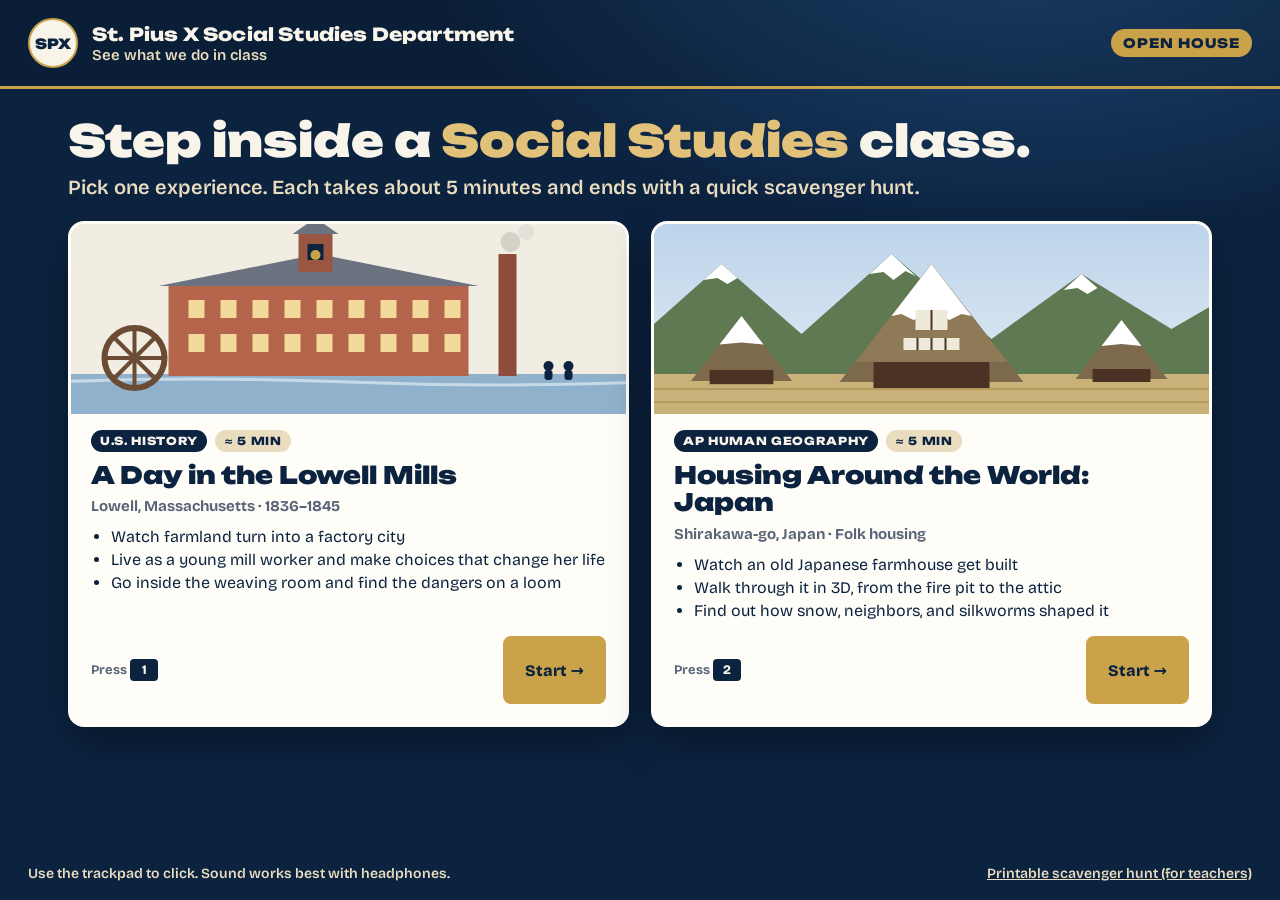
<file: index.html>
<!DOCTYPE html>
<html lang="en">
<head>
<meta charset="utf-8">
<meta name="viewport" content="width=device-width, initial-scale=1">
<title>Open House · St. Pius X Social Studies</title>
<link rel="stylesheet" href="assets/brand.css">
<style>
  html, body { margin: 0; min-height: 100%; }
  body {
    background: radial-gradient(1100px 600px at 80% -10%, #1f4a7a 0%, var(--spx-navy) 55%) fixed, var(--spx-navy);
    color: var(--spx-cream); font-family: var(--spx-body);
    display: flex; flex-direction: column; min-height: 100vh;
  }
  header.top { display: flex; align-items: center; gap: 14px; padding: 18px 28px; border-bottom: 3px solid var(--spx-gold); background: rgba(0,0,0,.15); }
  header.top .spx-crest { width: 46px; height: 46px; font-size: 14px; }
  header.top b { display: block; font: 800 18px var(--spx-display); letter-spacing: .01em; }
  header.top span { font-size: 15px; font-weight: 600; color: var(--spx-tan); }
  header.top .oh { margin-left: auto; background: var(--spx-gold); color: var(--spx-navy); font: 800 13px var(--spx-display); letter-spacing: .08em; padding: 6px 12px; border-radius: 999px; }

  main { flex: 1; width: min(1200px, 100%); margin: 0 auto; padding: 28px 28px 18px; box-sizing: border-box; display: flex; flex-direction: column; gap: 22px; }
  .hero h1 { margin: 0; font: 900 clamp(28px, 3.6vw, 44px)/1.08 var(--spx-display); }
  .hero h1 em { font-style: normal; color: var(--spx-gold-2); }
  .hero p { margin: 10px 0 0; font-size: 20px; font-weight: 600; color: var(--spx-tan); }

  .cards { display: grid; grid-template-columns: 1fr 1fr; gap: 22px; }
  .card {
    display: flex; flex-direction: column; text-decoration: none; color: var(--spx-ink); background: var(--spx-paper);
    border-radius: 16px; overflow: hidden; border: 3px solid transparent; box-shadow: 0 16px 40px rgba(0,0,0,.35);
    transition: transform .15s ease, border-color .15s ease;
  }
  .card:hover, .card:focus-visible { transform: translateY(-4px); border-color: var(--spx-gold); outline: none; }
  .card .art { height: 190px; display: block; }
  .card .art svg { width: 100%; height: 100%; display: block; }
  .card .info { padding: 16px 20px 20px; display: flex; flex-direction: column; gap: 8px; flex: 1; }
  .tags { display: flex; gap: 8px; flex-wrap: wrap; }
  .tag { font: 800 11px var(--spx-display); letter-spacing: .06em; padding: 4px 9px; border-radius: 999px; background: var(--spx-navy); color: var(--spx-cream); }
  .tag.time { background: var(--spx-tan); color: var(--spx-navy); }
  .card h2 { margin: 2px 0 0; font: 900 24px/1.15 var(--spx-display); color: var(--spx-navy); }
  .card .place { font-size: 15px; font-weight: 700; color: var(--spx-muted); }
  .card ul { margin: 2px 0 6px; padding-left: 20px; font-size: 16px; line-height: 1.45; }
  .card .go { margin-top: auto; display: flex; align-items: center; justify-content: space-between; gap: 10px; }
  .card .go .btn-spx { pointer-events: none; }
  .key { font-size: 13px; font-weight: 700; color: var(--spx-muted); }
  .key kbd { display: inline-block; min-width: 20px; text-align: center; border-radius: 4px; background: var(--spx-navy); color: var(--spx-cream); font: 800 13px/22px var(--spx-body); padding: 0 4px; }

  footer { display: flex; justify-content: space-between; align-items: center; gap: 16px; flex-wrap: wrap; padding: 12px 28px 18px; font-size: 14px; font-weight: 600; color: var(--spx-tan); }
  footer a { color: var(--spx-tan); }
  @media (max-width: 860px) { .cards { grid-template-columns: 1fr; } header.top .oh { display: none; } }
  @media (max-height: 820px) { .card .art { height: 140px; } main { gap: 16px; padding-top: 18px; } .hero p { font-size: 18px; } header.top { padding: 12px 28px; } .card .info { padding: 12px 18px 16px; gap: 6px; } }
</style>
</head>
<body>
<header class="top">
  <div class="spx-crest" aria-hidden="true">SPX</div>
  <div><b>St. Pius X Social Studies Department</b><span>See what we do in class</span></div>
  <div class="oh">OPEN HOUSE</div>
</header>

<main>
  <section class="hero">
    <h1>Step inside a <em>Social Studies</em> class.</h1>
    <p>Pick one experience. Each takes about 5 minutes and ends with a quick scavenger hunt.</p>
  </section>

  <section class="cards">
    <a class="card" href="lowell/index.html" id="go-lowell">
      <span class="art" aria-hidden="true">
        <svg viewBox="0 0 600 190" preserveAspectRatio="xMidYMid slice">
          <rect width="600" height="190" fill="#f2ede3"/>
          <rect x="0" y="150" width="600" height="40" fill="#8fb1cc"/>
          <path d="M0 158 Q150 152 300 158 T600 158" stroke="#c7dae8" stroke-width="3" fill="none"/>
          <rect x="120" y="60" width="300" height="92" fill="#b5654c"/>
          <path d="M110 62 L270 30 L430 62 Z" fill="#6c7380"/>
          <g fill="#f3d999">
            <rect x="140" y="76" width="16" height="18"/><rect x="172" y="76" width="16" height="18"/><rect x="204" y="76" width="16" height="18"/><rect x="236" y="76" width="16" height="18"/><rect x="268" y="76" width="16" height="18"/><rect x="300" y="76" width="16" height="18"/><rect x="332" y="76" width="16" height="18"/><rect x="364" y="76" width="16" height="18"/><rect x="396" y="76" width="16" height="18"/>
            <rect x="140" y="110" width="16" height="18"/><rect x="172" y="110" width="16" height="18"/><rect x="204" y="110" width="16" height="18"/><rect x="236" y="110" width="16" height="18"/><rect x="268" y="110" width="16" height="18"/><rect x="300" y="110" width="16" height="18"/><rect x="332" y="110" width="16" height="18"/><rect x="364" y="110" width="16" height="18"/><rect x="396" y="110" width="16" height="18"/>
          </g>
          <rect x="250" y="8" width="34" height="40" fill="#9a5640"/><path d="M244 10 L267 -6 L290 10 Z" fill="#6c7380"/>
          <rect x="259" y="20" width="16" height="16" fill="#0c2340"/><circle cx="267" cy="31" r="5" fill="#c9a24a"/>
          <rect x="450" y="30" width="18" height="122" fill="#8e4c3a"/>
          <circle cx="462" cy="18" r="10" fill="#d6d1c6"/><circle cx="478" cy="8" r="8" fill="#e4e0d7"/>
          <g transform="translate(86 134)"><circle r="30" fill="none" stroke="#6b4b33" stroke-width="6"/><g stroke="#6b4b33" stroke-width="4"><line x1="-30" y1="0" x2="30" y2="0"/><line x1="0" y1="-30" x2="0" y2="30"/><line x1="-21" y1="-21" x2="21" y2="21"/><line x1="-21" y1="21" x2="21" y2="-21"/></g></g>
          <g fill="#0c2340"><circle cx="500" cy="142" r="5"/><rect x="496" y="146" width="8" height="10" rx="3"/><circle cx="520" cy="142" r="5"/><rect x="516" y="146" width="8" height="10" rx="3"/></g>
        </svg>
      </span>
      <span class="info">
        <span class="tags"><span class="tag">U.S. HISTORY</span><span class="tag time">≈ 5 MIN</span></span>
        <h2>A Day in the Lowell Mills</h2>
        <span class="place">Lowell, Massachusetts · 1836–1845</span>
        <ul>
          <li>Watch farmland turn into a factory city</li>
          <li>Live as a young mill worker and make choices that change her life</li>
          <li>Go inside the weaving room and find the dangers on a loom</li>
        </ul>
        <span class="go"><span class="key">Press <kbd>1</kbd></span><span class="btn-spx gold">Start →</span></span>
      </span>
    </a>

    <a class="card" href="japan/index.html" id="go-japan">
      <span class="art" aria-hidden="true">
        <svg viewBox="0 0 600 190" preserveAspectRatio="xMidYMid slice">
          <defs><linearGradient id="sky" x1="0" y1="0" x2="0" y2="1"><stop offset="0" stop-color="#bcd3ea"/><stop offset="1" stop-color="#e6eef5"/></linearGradient></defs>
          <rect width="600" height="190" fill="url(#sky)"/>
          <path d="M0 120 L90 40 L170 110 L260 30 L360 115 L450 50 L540 105 L600 70 V190 H0 Z" fill="#5f7a52"/>
          <path d="M260 30 L238 50 L252 48 L262 56 L274 47 L284 52 Z" fill="#fff"/><path d="M90 40 L72 56 L86 54 L96 60 L106 54 Z" fill="#fff"/><path d="M450 50 L432 66 L446 64 L456 70 L466 64 Z" fill="#fff"/>
          <rect y="150" width="600" height="40" fill="#c9b27a"/>
          <g stroke="#b39a5d" stroke-width="2"><line x1="0" y1="165" x2="600" y2="165"/><line x1="0" y1="178" x2="600" y2="178"/></g>
          <g transform="translate(300 40)">
            <path d="M0 0 L-92 118 H92 Z" fill="#7d6a4c"/><path d="M0 0 L-76 98 H76 Z" fill="#8f7a58"/>
            <path d="M0 0 L-40 52 L-30 50 L-18 56 L0 48 L18 56 L30 50 L40 52 Z" fill="#fff"/>
            <rect x="-58" y="98" width="116" height="26" fill="#4a3324"/>
            <rect x="-16" y="46" width="32" height="20" fill="#efe9da"/><rect x="-28" y="74" width="56" height="12" fill="#efe9da"/>
            <g stroke="#4a3324" stroke-width="2"><line x1="0" y1="46" x2="0" y2="66"/><line x1="-14" y1="74" x2="-14" y2="86"/><line x1="0" y1="74" x2="0" y2="86"/><line x1="14" y1="74" x2="14" y2="86"/></g>
          </g>
          <g transform="translate(110 92) scale(.55)"><path d="M0 0 L-92 118 H92 Z" fill="#7d6a4c"/><path d="M0 0 L-40 52 L0 48 L40 52 Z" fill="#fff"/><rect x="-58" y="98" width="116" height="26" fill="#4a3324"/></g>
          <g transform="translate(490 96) scale(.5)"><path d="M0 0 L-92 118 H92 Z" fill="#7d6a4c"/><path d="M0 0 L-40 52 L0 48 L40 52 Z" fill="#fff"/><rect x="-58" y="98" width="116" height="26" fill="#4a3324"/></g>
        </svg>
      </span>
      <span class="info">
        <span class="tags"><span class="tag">AP HUMAN GEOGRAPHY</span><span class="tag time">≈ 5 MIN</span></span>
        <h2>Housing Around the World: Japan</h2>
        <span class="place">Shirakawa-go, Japan · Folk housing</span>
        <ul>
          <li>Watch an old Japanese farmhouse get built</li>
          <li>Walk through it in 3D, from the fire pit to the attic</li>
          <li>Find out how snow, neighbors, and silkworms shaped it</li>
        </ul>
        <span class="go"><span class="key">Press <kbd>2</kbd></span><span class="btn-spx gold">Start →</span></span>
      </span>
    </a>
  </section>
</main>

<footer>
  <span>Use the trackpad to click. Sound works best with headphones.</span>
  <a href="worksheet.html">Printable scavenger hunt (for teachers)</a>
</footer>

<script>
  window.addEventListener('keydown', (e) => {
    if (e.key === '1') location.href = 'lowell/index.html';
    if (e.key === '2') location.href = 'japan/index.html';
  });
</script>
</body>
</html>
</file>
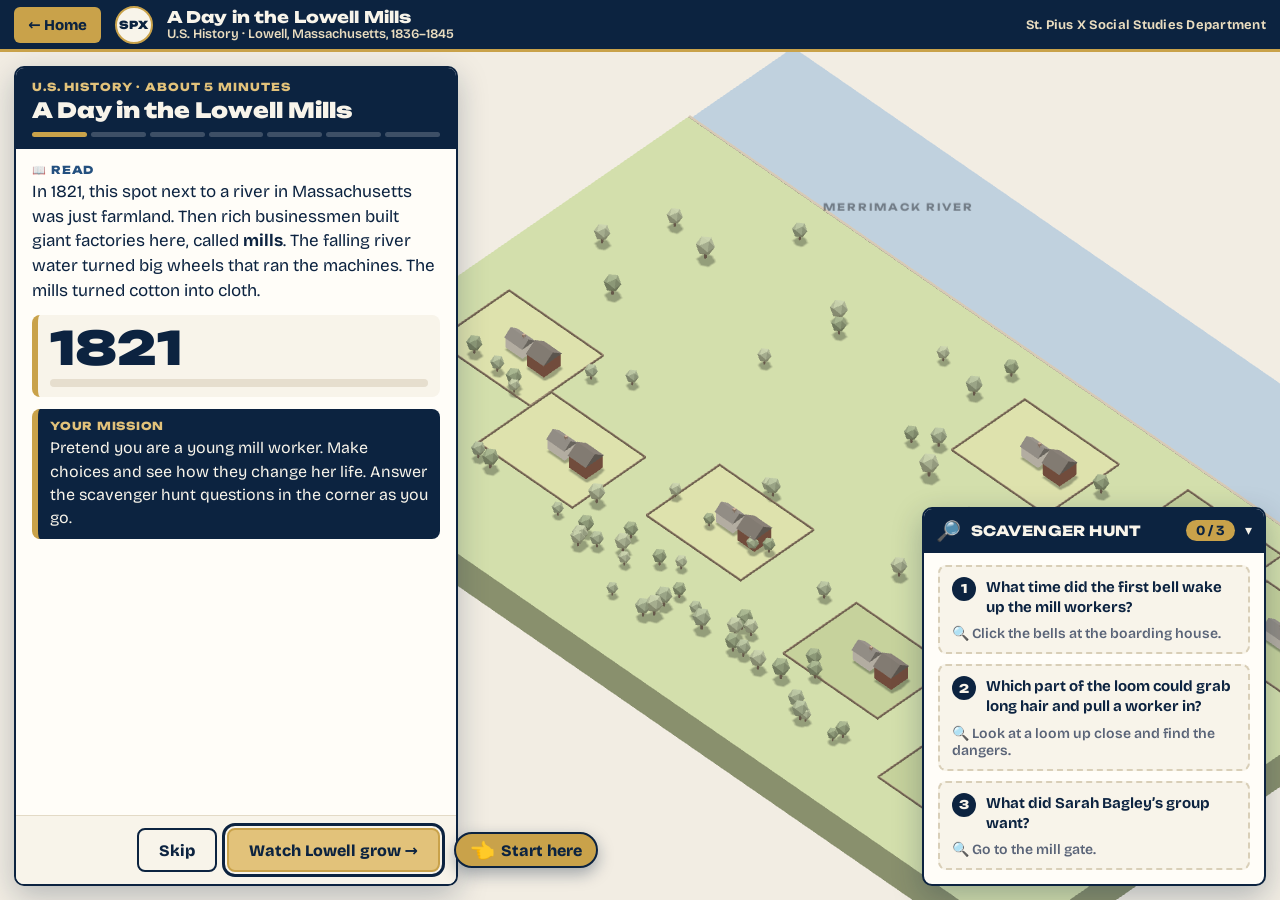
<file: lowell/index.html>
<!DOCTYPE html>
<html lang="en">
<head>
<meta charset="utf-8">
<meta name="viewport" content="width=device-width, initial-scale=1">
<title>A Day in the Lowell Mills · SPX Open House</title>
<link rel="stylesheet" href="../assets/brand.css">
<style>
  html, body { margin: 0; height: 100%; overflow: hidden; background: #f2ede3; font-family: var(--spx-body); color: var(--spx-ink); }
  lowell-scene { position: fixed; top: 52px; left: 0; right: 0; bottom: 0; }

  .story {
    position: fixed; top: 66px; left: 14px; bottom: 14px; width: 440px; max-width: calc(100vw - 28px); z-index: 800;
    display: flex; flex-direction: column; background: var(--spx-paper); border: 2px solid var(--spx-navy); border-radius: 10px;
    box-shadow: 0 10px 30px rgba(12,35,64,.25); overflow: hidden;
  }
  .story-top { background: var(--spx-navy); color: var(--spx-cream); padding: 12px 16px; display: flex; flex-direction: column; gap: 4px; flex-shrink: 0; }
  .kicker { font: 800 11px var(--spx-display); letter-spacing: .08em; color: var(--spx-gold-2); }
  .story-top h1 { margin: 0; font: 900 21px/1.15 var(--spx-display); }
  .steps { display: flex; gap: 4px; margin-top: 6px; }
  .steps i { flex: 1; height: 5px; border-radius: 3px; background: rgba(255,255,255,.2); }
  .steps i.on { background: var(--spx-gold); }
  .story-body { flex: 1; overflow-y: auto; padding: 14px 16px 16px; display: flex; flex-direction: column; gap: 12px; font-size: 17px; line-height: 1.45; }
  .story-body p { margin: 0; }
  .story-body .spx-read p + p { margin-top: 8px; }
  .story-foot { flex-shrink: 0; padding: 12px 16px; border-top: 1px solid #e3dac6; display: flex; gap: 10px; align-items: center; justify-content: flex-end; background: var(--spx-cream); }
  .story-foot .note { margin-right: auto; font-size: 13px; font-weight: 600; color: var(--spx-muted); }

  .worker { display: flex; gap: 10px; align-items: center; padding: 8px 10px; border: 2px dashed var(--spx-navy-3); border-radius: 8px; background: var(--spx-cream); }
  .worker .av { width: 34px; height: 34px; border-radius: 50%; display: grid; place-items: center; font: 900 15px var(--spx-display); border: 2px solid var(--spx-navy); flex-shrink: 0; }
  .worker b { display: block; font-size: 15px; }
  .worker span { font-size: 13px; font-weight: 600; color: var(--spx-muted); }
  .meters { display: grid; grid-template-columns: auto 1fr auto auto 1fr auto; gap: 5px 7px; align-items: center; font-size: 12.5px; font-weight: 700; }
  .meters .bar { height: 8px; min-width: 30px; background: #e6dece; border-radius: 5px; overflow: hidden; }
  .meters .bar span { display: block; height: 100%; border-radius: 5px; transition: width .8s ease; }
  .meters .v { font-variant-numeric: tabular-nums; min-width: 28px; text-align: right; }

  .picks { display: flex; flex-direction: column; gap: 8px; border-radius: 10px; }
  .pick {
    text-align: left; display: flex; gap: 12px; align-items: center; padding: 10px 12px; border-radius: 8px;
    border: 2px solid var(--spx-navy); background: #fff; font: 600 16px/1.35 var(--spx-body); color: var(--spx-ink); cursor: pointer;
  }
  .pick:hover, .pick:focus-visible { background: var(--spx-tan); outline: 3px solid var(--spx-gold); outline-offset: 1px; }
  .pick .k { flex-shrink: 0; width: 28px; height: 28px; border-radius: 6px; display: grid; place-items: center; background: var(--spx-navy); color: var(--spx-cream); font: 800 13px var(--spx-display); }
  .pick small { display: block; font-size: 13px; color: var(--spx-muted); font-weight: 600; }

  .bells { display: grid; grid-template-columns: repeat(3, 1fr); gap: 6px; border-radius: 10px; }
  .bell { padding: 8px 4px; border-radius: 8px; border: 2px solid var(--spx-navy); background: #fff; cursor: pointer; font: inherit; color: var(--spx-ink); display: flex; flex-direction: column; align-items: center; gap: 1px; }
  .bell b { font: 800 15px var(--spx-display); }
  .bell span { font-size: 13px; font-weight: 700; color: var(--spx-muted); }
  .bell.seen { background: var(--spx-cream); }
  .bell.on { background: var(--spx-navy); color: var(--spx-cream); }
  .bell.on span { color: var(--spx-gold-2); }
  .bell:focus-visible { outline: 3px solid var(--spx-gold); outline-offset: 1px; }

  .box { border-radius: 8px; padding: 10px 12px; background: var(--spx-cream); border-left: 6px solid var(--spx-gold); font-size: 16px; }
  .box.dark { background: var(--spx-navy); color: var(--spx-cream); border-left-color: var(--spx-gold); }
  .box.warn { background: #fbeeea; border-left-color: var(--spx-bad); }
  .box .lbl { font: 800 11px var(--spx-display); letter-spacing: .07em; color: var(--spx-muted); margin-bottom: 3px; }
  .box.dark .lbl { color: var(--spx-gold-2); }
  .quote { display: flex; gap: 12px; align-items: flex-start; }
  .quote img { width: 70px; height: 70px; object-fit: cover; border-radius: 8px; border: 2px solid var(--spx-navy); flex-shrink: 0; }
  .quote q { font-weight: 700; font-size: 16px; }
  .quote .plain { margin-top: 6px; font-size: 15px; }
  .quote cite { display: block; font-style: normal; font-size: 13px; color: var(--spx-muted); margin-top: 4px; }

  .hz-row { display: flex; flex-wrap: wrap; gap: 6px; border-radius: 10px; padding: 2px; }
  .hzb { border: 2px solid var(--spx-bad); background: #fff; color: var(--spx-bad); border-radius: 999px; padding: 5px 12px; font: 800 14px var(--spx-body); cursor: pointer; }
  .hzb.seen { background: #fbeeea; }
  .hzb.on { background: var(--spx-bad); color: #fff; }
  .hzb:focus-visible { outline: 3px solid var(--spx-gold); outline-offset: 1px; }

  .outcome .chosen { font-weight: 800; }
  .diary { font-family: Georgia, 'Times New Roman', serif; font-style: italic; font-size: 17px; background: #fbf6e7; border: 1px solid #e3d6b4; border-radius: 6px; padding: 10px 12px; }
  .diary::before { content: 'Her diary · '; font-style: normal; font-weight: 700; font-family: var(--spx-body); font-size: 13px; color: var(--spx-muted); }
  .deltas { display: flex; flex-wrap: wrap; gap: 6px; }
  .deltas span { font-size: 13px; font-weight: 800; padding: 2px 9px; border-radius: 999px; }
  .deltas .up { background: #e2f1e7; color: var(--spx-good); }
  .deltas .dn { background: #fbe6e0; color: var(--spx-bad); }

  .year { font: 900 46px/1 var(--spx-display); color: var(--spx-navy); }
  .growbar { height: 8px; background: #e6dece; border-radius: 4px; overflow: hidden; }
  .growbar span { display: block; height: 100%; background: var(--spx-gold); width: 0; }
  ul.end { margin: 0; padding-left: 20px; display: flex; flex-direction: column; gap: 6px; }

  @media (max-width: 860px) { .story { width: calc(100vw - 28px); bottom: auto; max-height: 55vh; } }
</style>
</head>
<body>
<lowell-scene></lowell-scene>

<section class="story" aria-live="polite">
  <div class="story-top">
    <div class="kicker" id="kicker"></div>
    <h1 id="heading"></h1>
    <div class="steps" id="steps"></div>
  </div>
  <div class="story-body" id="body"></div>
  <div class="story-foot" id="foot"></div>
</section>

<script src="../assets/kiosk.js"></script>
<script src="./lowell-scene.js"></script>
<script>
(function () {
  SPX.bar({ title: 'A Day in the Lowell Mills', subtitle: 'U.S. History · Lowell, Massachusetts, 1836–1845' });
  const idle = SPX.idle({ seconds: 120, warn: 20 });

  const hunt = SPX.hunt({
    title: 'Scavenger Hunt',
    items: [
      { id: 'bell', locked: true, q: 'What time did the first bell wake up the mill workers?', hint: 'Click the bells at the boarding house.',
        choices: ['4:30 in the morning', '7:00 in the morning', '9:00 in the morning'], answer: 0,
        why: 'The first bell rang at 4:30 in the morning! Work started at 5:00.' },
      { id: 'belt', locked: true, q: 'Which part of the loom could grab long hair and pull a worker in?', hint: 'Look at a loom up close and find the dangers.',
        choices: ['The shuttle', 'The open belt', 'The cloth roller'], answer: 1,
        why: 'The leather belt had no cover. There were no safety laws yet.' },
      { id: 'ten', locked: true, q: 'What did Sarah Bagley’s group want?', hint: 'Go to the mill gate.',
        choices: ['The right to vote', 'Free rooms in the boarding house', 'A 10-hour workday'], answer: 2,
        why: 'Lawmakers said no in 1845. Workers kept trying, and a law finally passed in 1874.' },
    ],
  });

  // ---------- data (adapted from the full classroom game, written for middle school readers) ----------
  const MET = [['sav', 'Savings', '#c9a24a'], ['hea', 'Health', '#c2715a'], ['ind', 'Freedom', '#4f7fb3'], ['rep', 'Boss’s opinion', '#5f8f96'], ['fam', 'Family', '#5f9a6e']];
  const WORKERS = [
    { name: 'Abigail', color: '#c2715a', age: 15, from: 'A rocky farm in New Hampshire', goal: 'Help her family pay what they owe on the farm', d: { fam: 15, hea: 5 } },
    { name: 'Sarah', color: '#6b8fb3', age: 17, from: 'A dairy farm in Vermont', goal: 'Save money for school', d: { sav: 10, fam: 5 } },
    { name: 'Mary', color: '#8f7fae', age: 19, from: 'A fishing town in Maine', goal: 'Live on her own for the first time', d: { ind: 15, hea: -5 } },
  ];
  const BELLS = [
    ['4:30', 'AM · Wake up', 4.5, 'The first bell rings. Workers get out of bed. It is still dark outside.'],
    ['5:00', 'AM · Work', 5.1, 'The factory gates close and the machines start. The boss writes down anyone who is late.'],
    ['7:00', 'AM · Breakfast', 7.1, 'Workers rush back to the boarding house to eat. They get about 35 minutes. Then the bell calls them back to work.'],
    ['12:30', 'PM · Lunch', 12.6, 'Lunch is the biggest meal of the day. Workers get about 35 minutes again.'],
    ['7:00', 'PM · Done', 19.1, 'The machines finally stop. Workers have been at the factory for about 13 hours. They do this 6 days a week.'],
    ['10:00', 'PM · Locked', 22.1, 'The boarding house doors are locked for the night. Anyone who comes back late can get in trouble with the company.'],
  ];
  const HAZ = [
    ['Shuttle', 'The shuttle', 'The shuttle is a wooden piece with metal tips. It shoots back and forth very fast to weave the thread. If it flew off its track, it could hit a worker in the face or eye.'],
    ['Belt', 'The open belt', 'A leather belt carried power down from a spinning pole in the ceiling. Nothing covered it. A sleeve, an apron string, or long hair could get caught and pull a worker into the machine.'],
    ['Gears', 'The open gears', 'Metal gears turned on the side of the loom with no cover. Workers were paid for how much cloth they made, so they often fixed things without stopping the machine. One slip could crush a finger.'],
    ['Beater', 'The beater', 'After each pass of the shuttle, this bar slams forward to pack the threads tight. A hand reaching in to fix a broken thread could get hit.'],
    ['Air', 'The air', 'The rooms were kept hot and wet so the thread would not break, and windows were often shut. Workers breathed cotton dust all day, which hurt their lungs. The loud noise hurt their hearing.'],
  ];
  const CHOICES = {
    payday: { title: 'Your first payday', scen: '{n}, you worked all week, and now you get paid! After you pay for your room and food, you have $2.25 left. What will you do with your money?', opts: [
      { t: 'Send most of it home to my family', d: { fam: 15, sav: -15, ind: -5 }, out: 'Your family uses the money to help pay what they owe on the farm. You have little left, but they are proud of you. Many mill workers sent money home.', diary: 'Sent $2 home today. Mother will be glad. I kept a few pennies for thread.' },
      { t: 'Save it in the bank', d: { sav: 20, ind: 5 }, out: 'Your savings start to grow. For many mill workers, this was the first money they ever had of their own.', diary: 'Opened my own bank account today. My own name in the book!' },
      { t: 'Buy new clothes, books, and a ticket to a talk in town', d: { ind: 10, sav: -10, fam: -5 }, out: 'You enjoy city life! But your family wonders why you send so little money home.', diary: 'Bought new clothes and a ticket to a talk in town. Lowell is nothing like the farm.' }] },
    loom: { title: 'A third loom', scen: 'Years go by. Now the company wants more cloth for less money. It speeds up the machines and pays less for each piece of cloth. Your boss asks you to run a third loom. He gets a bonus if his workers make more cloth.', opts: [
      { t: 'Take the third loom', d: { sav: 25, hea: -15, rep: 10 }, looms: 3, out: 'You earn more money. But you run between machines all day. By night your back hurts, and you cough from the cotton dust. Your boss gets his bonus.', diary: 'Three looms now. I can hardly keep up. I cough every night.' },
      { t: 'Say no', d: { sav: -5, rep: -15 }, looms: 2, out: 'The boss gives the loom to someone else. He calls you a troublemaker. Your pay stays the same, even though prices keep going up.', diary: 'Said no to the third loom. The boss has not spoken to me since.' },
      { t: 'Ask for more pay first', d: { sav: 20, hea: -15, rep: -10, ind: 5 }, looms: 3, out: 'He laughs. “There are girls lined up at the gate who would take this job.” You take the third loom anyway, for the same low pay.', diary: 'Asked for more pay. He laughed. I took the loom anyway.' }] },
    petition: { title: 'Fight for a shorter workday', scen: 'Sarah Bagley’s group wants a law that says no one has to work more than 10 hours a day. They ask you to sign a petition. A petition is a letter to lawmakers signed by many people. They also need workers to speak to lawmakers in Boston. The company is watching who joins.', opts: [
      { t: 'Speak to the lawmakers in Boston', d: { ind: 20, rep: -25 }, out: 'You tell the lawmakers about your 13-hour workdays. They thank you, but they say no. Back at the mill, your boss keeps a close eye on you.', outF: 'You tell the lawmakers about your 13-hour workdays. They say no. When you get back, the company fires you. They put your name on a blacklist, a list of workers that no mill will hire.', diary: 'Spoke to the lawmakers today. My knees shook, but I said it all.', diaryF: 'I have been fired. No mill in Lowell will hire me now.' },
      { t: 'Sign the petition, but stay quiet', d: { ind: 10, rep: -5 }, out: 'Your name joins thousands of others. The lawmakers still say no, but the workers keep trying.', diary: 'Signed my name today with many others. We will keep at it.' },
      { t: 'Don’t sign', d: { rep: 10, ind: -10 }, out: 'You keep your job and stay out of trouble. Many workers did the same. They could not risk losing their pay.', diary: 'I did not sign. I cannot lose this job. But I felt bad when the others went.' }] },
  };

  // ---------- state ----------
  const ST = { step: 0, wk: null, m: null, fired: false, bell: null, bellsSeen: new Set(), hz: null, hzSeen: new Set(), loomClose: false, looms: 2, outcome: null, grown: false, growing: false, sound: true };
  const STEP_COUNT = 7;
  const $ = (id) => document.getElementById(id);
  const esc = (s) => String(s).replace(/[&<>"]/g, (c) => ({ '&': '&amp;', '<': '&lt;', '>': '&gt;', '"': '&quot;' }[c]));
  const read = (html) => `<div class="spx-read"><span class="spx-read-lbl">📖 READ</span>${html}</div>`;
  const turn = (text) => `<div class="spx-turn"><span class="spx-turn-lbl">👉 YOUR TURN</span>${text}</div>`;

  // ---------- scene control ----------
  const sceneState = { done: [0, 0, 0, 0, 0, 0, 0], current: 7, focus: null, cut: false, time: 10, sunday: false, gate: true, looms: 2, bale: null, intro: true, growth: 0, growSnap: true, panelX: 0, panelY: 0, loomClose: false, hz: null };
  function scene(patch) {
    Object.assign(sceneState, patch);
    sceneState.panelX = window.innerWidth >= 860 ? -(Math.min(440, window.innerWidth - 28) + 14) : 0;
    window.__lowellState = Object.assign({}, sceneState);
    window.dispatchEvent(new CustomEvent('lowell:state', { detail: Object.assign({}, sceneState) }));
  }
  window.addEventListener('resize', () => scene({}));
  window.addEventListener('lowell:grow', (e) => {
    const g = e.detail.g, y = $('growYear'), bar = $('growBar');
    if (y) y.textContent = Math.round(1821 + g * 19);
    if (bar) bar.style.width = (g * 100).toFixed(0) + '%';
    if (ST.growing && g >= 0.999) { ST.growing = false; ST.grown = true; render(); }
  });
  window.addEventListener('lowell:hazard', (e) => { if (ST.step === 3 && ST.loomClose) pickHazard(e.detail.index); });

  // ---------- sound (synthesized, nothing to download) ----------
  let ac = null, loomSrc = null;
  const audio = () => { try { ac = ac || new (window.AudioContext || window.webkitAudioContext)(); ac.resume(); return ac; } catch (e) { return null; } };
  function ringBell() {
    if (!ST.sound) return;
    const ctx = audio(); if (!ctx) return;
    const t = ctx.currentTime;
    [[523, .5], [1047, .25], [1569, .12]].forEach(([f, v]) => {
      const o = ctx.createOscillator(), g = ctx.createGain();
      o.type = 'sine'; o.frequency.value = f;
      g.gain.setValueAtTime(0, t); g.gain.linearRampToValueAtTime(v * .35, t + .01); g.gain.exponentialRampToValueAtTime(.0001, t + 2.2);
      o.connect(g); g.connect(ctx.destination); o.start(t); o.stop(t + 2.3);
    });
  }
  function loomBuffer(ctx, n) {
    const sr = ctx.sampleRate, len = sr * 2, buf = ctx.createBuffer(1, len, sr), d = buf.getChannelData(0);
    const looms = 24 + n * 8, rate = 1.8 + (n - 2) * 0.45, L = Math.floor(sr * 0.02), dec = sr * 0.004;
    for (let l = 0; l < looms; l++) {
      const per = sr / (rate * (0.9 + Math.random() * 0.2)); let t0 = Math.random() * per;
      while (t0 < len) { const a = 0.25 + Math.random() * 0.3, s0 = t0 | 0; for (let i = 0; i < L && s0 + i < len; i++) d[s0 + i] += (Math.random() * 2 - 1) * a * Math.exp(-i / dec); t0 += per; }
    }
    let m = 0;
    for (let i = 0; i < len; i++) { const t = i / sr; d[i] = d[i] * 0.35 + Math.sin(6.2832 * 58 * t) * 0.07 + Math.sin(6.2832 * 116 * t) * 0.03 + (Math.random() * 2 - 1) * 0.05; m = Math.max(m, Math.abs(d[i])); }
    for (let i = 0; i < len; i++) d[i] *= 0.8 / m;
    return buf;
  }
  function startLoomSound() {
    stopLoomSound();
    if (!ST.sound) return;
    const ctx = audio(); if (!ctx) return;
    const src = ctx.createBufferSource(); src.buffer = loomBuffer(ctx, ST.looms); src.loop = true;
    const f = ctx.createBiquadFilter(); f.type = 'lowpass'; f.frequency.value = 2600;
    const g = ctx.createGain(); g.gain.value = 0.25;
    src.connect(f); f.connect(g); g.connect(ctx.destination); src.start(); loomSrc = src;
  }
  function stopLoomSound() { if (loomSrc) { try { loomSrc.stop(); } catch (e) {} loomSrc = null; } }

  // ---------- meters ----------
  function applyDelta(d) {
    const before = Object.assign({}, ST.m);
    ST.m.sav += 30; ST.m.hea -= 3; // a season of work: wages in, health slowly worn down
    Object.keys(d).forEach((k) => (ST.m[k] += d[k]));
    Object.keys(ST.m).forEach((k) => (ST.m[k] = k === 'sav' ? Math.max(0, ST.m[k]) : Math.max(0, Math.min(100, ST.m[k]))));
    return MET.map(([k, label]) => [label, ST.m[k] - before[k], k]).filter((x) => x[1] !== 0);
  }
  function workerHTML() {
    if (!ST.wk) return '';
    const w = ST.wk;
    const rows = MET.map(([k, label, col]) => {
      const v = ST.m[k], pct = k === 'sav' ? Math.min(100, v / 1.5) : v;
      return `<span>${label}</span><div class="bar"><span style="width:${pct}%;background:${col}"></span></div><span class="v">${k === 'sav' ? '$' + v : v}</span>`;
    }).join('');
    return `<div class="worker"><div class="av" style="background:${w.color}">${w.name[0]}</div><div><b>${w.name}, age ${w.age}</b><span>${w.from} · Goal: ${w.goal}</span></div></div>
      <div class="meters">${rows}</div>`;
  }

  // ---------- rendering ----------
  let guideTarget = null, guideLabel = '';
  const guide = (target, label) => { guideTarget = target; guideLabel = label; };
  function frame(kicker, heading, body, foot) {
    $('kicker').textContent = kicker;
    $('heading').textContent = heading;
    $('steps').innerHTML = Array.from({ length: STEP_COUNT }, (_, i) => `<i class="${i <= ST.step ? 'on' : ''}"></i>`).join('');
    $('body').innerHTML = body;
    $('foot').innerHTML = foot || '';
    $('body').scrollTop = 0;
  }
  const nextBtn = (label, enabled = true, note = '') => `${note ? `<span class="note">${note}</span>` : ''}<button class="btn-spx gold" type="button" data-act="next" ${enabled ? '' : 'disabled style="opacity:.45;cursor:not-allowed"'}>${label}</button>`;
  const footBtn = () => $('foot').querySelector('button:not([disabled])');

  function choiceStep(key, kicker) {
    const C = CHOICES[key];
    if (ST.outcome) {
      const o = ST.outcome;
      const deltas = o.deltas.map(([label, v, k]) => `<span class="${v > 0 ? 'up' : 'dn'}">${label} ${v > 0 ? '+' : ''}${k === 'sav' ? '$' : ''}${v}</span>`).join('');
      frame(kicker, C.title, `${workerHTML()}
        <div class="outcome box"><div class="lbl">${esc(ST.wk.name.toUpperCase())} CHOSE</div><div class="chosen">${esc(o.opt.t)}</div></div>
        ${read(`<p>${esc(o.fired ? o.opt.outF : o.opt.out)}</p>`)}
        <div class="deltas">${deltas}</div>
        <div class="diary">${esc(o.fired ? o.opt.diaryF : o.opt.diary)}</div>`,
        nextBtn('Next →'));
      guide(footBtn(), 'Click Next');
      return;
    }
    frame(kicker, C.title, `${workerHTML()}
      ${read(`<p>${esc(C.scen.replace('{n}', ST.wk.name))}</p>`)}
      ${turn('Make a choice. It will change her life!')}
      <div class="picks" id="picks">${C.opts.map((o, i) => `<button class="pick" type="button" data-act="choose" data-i="${i}"><span class="k">${'ABC'[i]}</span><span>${esc(o.t)}</span></button>`).join('')}</div>`,
      '<span class="note">Tip: you can also press A, B or C.</span>');
    guide($('picks'), 'Pick one');
  }

  function choose(i) {
    const key = ST.step === 2 ? 'payday' : ST.step === 4 ? 'loom' : 'petition';
    const opt = CHOICES[key].opts[i];
    const deltas = applyDelta(opt.d);
    let fired = false;
    if (key === 'petition' && i === 0 && ST.m.rep < 35) { fired = ST.fired = true; }
    if (opt.looms) { ST.looms = opt.looms; scene({ looms: opt.looms }); }
    ST.outcome = { opt, deltas, fired };
    render();
  }

  function render() {
    const s = ST.step;
    guide(null);
    if (s === 0) {
      scene({ focus: null, cut: false, time: 10, loomClose: false, intro: true });
      const body = `${read(`<p>In 1821, this spot next to a river in Massachusetts was just farmland. Then rich businessmen built giant factories here, called <b>mills</b>. The falling river water turned big wheels that ran the machines. The mills turned cotton into cloth.</p>`)}
        <div class="box"><div class="year" id="growYear">1821</div><div class="growbar" style="margin-top:8px"><span id="growBar"></span></div></div>
        ${ST.grown ? read('<p>By 1840, more than 20,000 people lived in the new city of Lowell. About 8,000 of them worked in the mills. Most of the workers were young women from farms.</p>') : ''}
        <div class="box dark"><div class="lbl">YOUR MISSION</div>Pretend you are a young mill worker. Make choices and see how they change her life. Answer the scavenger hunt questions in the corner as you go.</div>`;
      frame('U.S. HISTORY · ABOUT 5 MINUTES', 'A Day in the Lowell Mills', body,
        ST.grown ? nextBtn('Meet your mill worker →') : ST.growing ? '<span class="note">Watch the city grow…</span>' : `<button class="btn-spx ghost" type="button" data-act="skipgrow">Skip</button><button class="btn-spx gold" type="button" data-act="grow">Watch Lowell grow →</button>`);
      if (ST.grown) { $('growYear').textContent = '1840'; $('growBar').style.width = '100%'; }
      if (!ST.growing) guide($('foot').querySelector('.gold'), ST.grown ? 'Click to keep going' : 'Start here');
    } else if (s === 1) {
      scene({ focus: 2, time: 10, intro: true });
      frame('STEP 1 · PICK YOUR WORKER', 'Who are you?', `${read('<p>It’s 1836. You are a girl leaving your family’s farm to work in the Lowell mills.</p>')}
        ${turn('Pick who you want to be.')}
        <div class="picks" id="picks">${WORKERS.map((w, i) => `<button class="pick" type="button" data-act="worker" data-i="${i}"><span class="k" style="background:${w.color};color:var(--spx-navy)">${w.name[0]}</span><span><b>${w.name}, age ${w.age}</b><small>${w.from} · Goal: ${w.goal}</small></span></button>`).join('')}</div>
        <p style="font-size:14px;color:var(--spx-muted);font-weight:600">These workers are made up, but what happens to them is based on real history.</p>`);
      guide($('picks'), 'Pick one');
    } else if (s === 2) {
      if (!ST.payday) {
        const b = ST.bell != null ? BELLS[ST.bell] : null, need = Math.max(0, 3 - ST.bellsSeen.size);
        scene({ focus: 2, time: b ? b[2] : 4.5, intro: true });
        frame('STEP 2 · THE BOARDING HOUSE', 'Life by the bell', `${workerHTML()}
          ${read('<p>Mill workers lived together in big company houses called <b>boarding houses</b>. Bells told them when to wake up, work, eat, and sleep.</p>')}
          ${turn(need ? `Click the bells to see a worker’s day. Ring ${need} more.` : 'Nice! Ring more bells, or click Next.')}
          <div class="bells" id="bells">${BELLS.map((x, i) => `<button class="bell ${ST.bell === i ? 'on' : ST.bellsSeen.has(i) ? 'seen' : ''}" type="button" data-act="bell" data-i="${i}"><b>${x[0]}</b><span>${x[1]}</span></button>`).join('')}</div>
          ${b ? `<div class="box" id="readNow"><div class="lbl">📖 ${b[0]} ${b[1].toUpperCase()}</div>${b[3]}</div>` : ''}`,
          nextBtn('Next: Payday →', !need));
        if (need) guide($('bells'), ST.bellsSeen.size ? 'Ring another bell' : 'Click a bell');
        else guide(footBtn(), 'Click Next');
      } else {
        scene({ focus: 2, time: 19.1, intro: true });
        choiceStep('payday', 'STEP 2 · CHOICE 1 OF 3');
      }
    } else if (s === 3) {
      scene({ focus: 3, cut: true, time: 10, loomClose: ST.loomClose, hz: ST.hz, intro: true });
      if (!ST.loomClose) {
        frame('STEP 3 · INSIDE THE MILL', 'The weaving room', `${workerHTML()}
          ${read('<p>We took away part of the wall so you can see inside. Workers here run <b>looms</b>, machines that weave thread into cloth. One giant water wheel powers every machine in the building.</p>')}
          <div class="box quote"><img src="./larcom.jpg" alt="Portrait of Lucy Larcom"><div><q>…the buzzing and hissing and whizzing of pulleys and rollers… around me often grew tiresome.</q><div class="plain"><b>In other words:</b> the machines were so loud and busy that they wore her out.</div><cite>Lucy Larcom, who started working in the mills at age 11</cite></div></div>
          ${turn('Your worker is the girl in blue-green. Let’s look at her loom up close.')}`,
          `<button class="btn-spx gold" type="button" data-act="close">See the loom up close →</button>`);
        guide(footBtn(), 'Click here');
      } else {
        const h = ST.hz != null ? HAZ[ST.hz] : null, need = Math.max(0, 2 - ST.hzSeen.size);
        frame('STEP 3 · INSIDE THE MILL', 'One loom, up close', `${workerHTML()}
          ${read('<p>Looms had no safety covers. There were no safety laws yet.</p>')}
          ${turn(need ? `Find the dangers! Click the red numbers on the loom, or the buttons below. Find ${need} more.` : 'Good job! Find more dangers, or click Next.')}
          <div class="hz-row" id="hz">${HAZ.map((x, i) => `<button class="hzb ${ST.hz === i ? 'on' : ST.hzSeen.has(i) ? 'seen' : ''}" type="button" data-act="hz" data-i="${i}">${i + 1} · ${x[0]}</button>`).join('')}</div>
          ${h ? `<div class="box warn" id="readNow"><div class="lbl">📖 DANGER ${ST.hz + 1}: ${h[1].toUpperCase()}</div>${h[2]}</div>` : ''}
          <div class="box dark"><div class="lbl">IF A WORKER GOT HURT</div>She did not get paid while she was hurt. Often she lost her job.</div>
          <button class="btn-spx ghost" type="button" data-act="sound" style="align-self:flex-start">${ST.sound ? '🔊 Factory noise: on' : '🔇 Factory noise: off'}</button>`,
          nextBtn('Next →', need === 0));
        if (need) guide($('hz'), ST.hzSeen.size ? 'Find one more' : 'Click a danger');
        else guide(footBtn(), 'Click Next');
      }
    } else if (s === 4) {
      scene({ focus: 3, cut: true, time: 10, loomClose: false, hz: null, intro: true });
      choiceStep('loom', 'STEP 4 · CHOICE 2 OF 3');
    } else if (s === 5) {
      scene({ focus: 4, cut: false, time: 12.6, loomClose: false, intro: true });
      if (!ST.gateRead) {
        frame('STEP 5 · THE MILL GATE', 'Workers fight back', `${workerHTML()}
          ${read('<p>By 1845, mill workers worked 13 to 14 hours a day, 6 days a week. Some women decided to work together to change that.</p>')}
          <div class="box quote"><img src="./bagley.jpg" alt="Portrait of Sarah Bagley"><div><q>…when our rights are trampled upon and we appeal in vain to legislators, what shall we do but appeal to the people?</q><div class="plain"><b>In other words:</b> if lawmakers won’t listen to us, we will ask the public for help.</div><cite>Sarah Bagley, mill worker and leader, 1845</cite></div></div>
          ${read('<p>Bagley led a group of women mill workers. They wanted the workday cut to 10 hours.</p>')}`,
          nextBtn('Next: Your choice →'));
        guide(footBtn(), 'Click Next');
      } else {
        choiceStep('petition', 'STEP 5 · CHOICE 3 OF 3');
      }
    } else if (s === 6) {
      scene({ focus: null, cut: false, time: 19.1, loomClose: false, intro: true });
      const n = ST.wk.name, m = ST.m, L = [];
      L.push(m.sav >= 120 ? `${n} saved $${m.sav}. That was more money than most women of her time ever had.` : m.sav >= 50 ? `${n} saved $${m.sav}. It wasn’t a lot, but it was her own money.` : `${n} saved almost nothing. Her pay went to her room, her family, or hard times.`);
      if (ST.fired) L.push(`${n} was blacklisted for speaking up. She never worked in a Lowell mill again.`);
      L.push(m.hea < 60 ? `Years of dusty air left ${n} with a cough that never went away. Many mill workers went home sick.` : m.hea >= 75 ? `${n} stayed fairly healthy.` : `The long days wore ${n} down, but not as much as some workers.`);
      if (m.fam >= 65) L.push(`The money ${n} sent home helped her family.`); else if (m.fam < 45) L.push(`${n} grew apart from her family back home.`);
      L.push(m.ind >= 50 ? `${n} learned to speak up. Many mill workers later became teachers, writers, and leaders.` : `${n} kept quiet and kept working, like most workers did.`);
      const huntLeft = hunt.total - hunt.solvedCount();
      frame('THE END OF HER STORY', `What happened to ${n}?`, `${workerHTML()}
        ${read(`<ul class="end">${L.map((x) => `<li>${esc(x)}</li>`).join('')}</ul>`)}
        <div class="box"><div class="lbl">WHAT REALLY HAPPENED</div>In 1845, lawmakers said no to the 10-hour workday. Workers kept fighting for years. Finally, in <b>1874</b>, Massachusetts passed a law: women could not be made to work more than 10 hours a day.</div>
        ${huntLeft ? `<div class="box warn"><div class="lbl">ALMOST DONE!</div>You still have ${huntLeft} scavenger hunt question${huntLeft === 1 ? '' : 's'} to answer in the corner.</div>` : ''}
        <div class="box dark"><div class="lbl">IN CLASS, WE GO FURTHER</div>Students visit 7 places in Lowell. They learn about the Irish workers who dug the canals by hand, and how the mills used cotton picked by enslaved people in the South. Then they answer a big question: <b>Who gained from the factories, and who paid the price?</b></div>`,
        `<button class="btn-spx ghost" type="button" data-act="again">Play again</button><button class="btn-spx gold" type="button" data-act="home">Back to menu</button>`);
      if (!huntLeft) guide($('foot').querySelector('.gold'), 'All done!');
    }
    if (guideTarget) guideTarget.scrollIntoView({ block: 'nearest' });
    // keep the text they just opened (a bell or a danger) on screen too
    if ($('readNow')) $('readNow').scrollIntoView({ block: 'nearest' });
    SPX.guide(guideTarget, guideLabel, 'right');
    const first = guideTarget && (guideTarget.matches('button') ? guideTarget : guideTarget.querySelector('button'));
    if (first && document.activeElement === document.body) first.focus({ preventScroll: true });
  }

  function pickHazard(i) {
    ST.hz = i; ST.hzSeen.add(i);
    if (i === 1) hunt.unlock('belt');
    render();
  }

  // ---------- input ----------
  document.querySelector('.story').addEventListener('click', (e) => {
    const b = e.target.closest('button'); if (!b || b.disabled) return;
    const act = b.dataset.act, i = +b.dataset.i;
    if (act === 'grow') { audio(); ST.growing = true; idle.busyUntil = Date.now() + 15000; scene({ growth: 0, growSnap: true }); setTimeout(() => scene({ growth: 1, growSnap: false }), 60); render(); }
    else if (act === 'skipgrow') { ST.growing = false; ST.grown = true; scene({ growth: 1, growSnap: true }); render(); }
    else if (act === 'worker') { const w = WORKERS[i]; ST.wk = w; ST.m = { sav: 0, hea: 85, ind: 30, rep: 50, fam: 50 }; Object.keys(w.d).forEach((k) => (ST.m[k] += w.d[k])); ST.step = 2; render(); }
    else if (act === 'bell') { ST.bell = i; ST.bellsSeen.add(i); ringBell(); if (i === 0) hunt.unlock('bell'); render(); }
    else if (act === 'choose') choose(i);
    else if (act === 'close') { ST.loomClose = true; startLoomSound(); render(); }
    else if (act === 'hz') pickHazard(i);
    else if (act === 'sound') { ST.sound = !ST.sound; ST.sound ? startLoomSound() : stopLoomSound(); render(); }
    else if (act === 'again') location.reload();
    else if (act === 'home') SPX.goHome();
    else if (act === 'next') advance();
  });
  function advance() {
    const s = ST.step;
    if (s === 0) { scene({ growth: 1, growSnap: true }); ST.step = 1; }
    else if (s === 2 && !ST.payday) { ST.payday = true; }
    else if (s === 2) { ST.step = 3; ST.outcome = null; }
    else if (s === 3) { stopLoomSound(); ST.loomClose = false; ST.hz = null; ST.step = 4; }
    else if (s === 4) { ST.step = 5; ST.outcome = null; hunt.unlock('ten'); }
    else if (s === 5 && !ST.gateRead) { ST.gateRead = true; }
    else if (s === 5) { ST.step = 6; ST.outcome = null; }
    render();
  }
  window.addEventListener('keydown', (e) => {
    if (e.target.closest && e.target.closest('.hunt')) return;
    const k = e.key.toLowerCase();
    if (['a', 'b', 'c'].includes(k)) { const b = $('body').querySelector(`[data-act=choose][data-i="${'abc'.indexOf(k)}"]`); if (b) b.click(); }
    if (/^[1-6]$/.test(k)) { const b = $('body').querySelector(`[data-act=bell][data-i="${+k - 1}"], [data-act=hz][data-i="${+k - 1}"], [data-act=worker][data-i="${+k - 1}"]`); if (b) b.click(); }
  });

  render();
})();
</script>
</body>
</html>
</file>
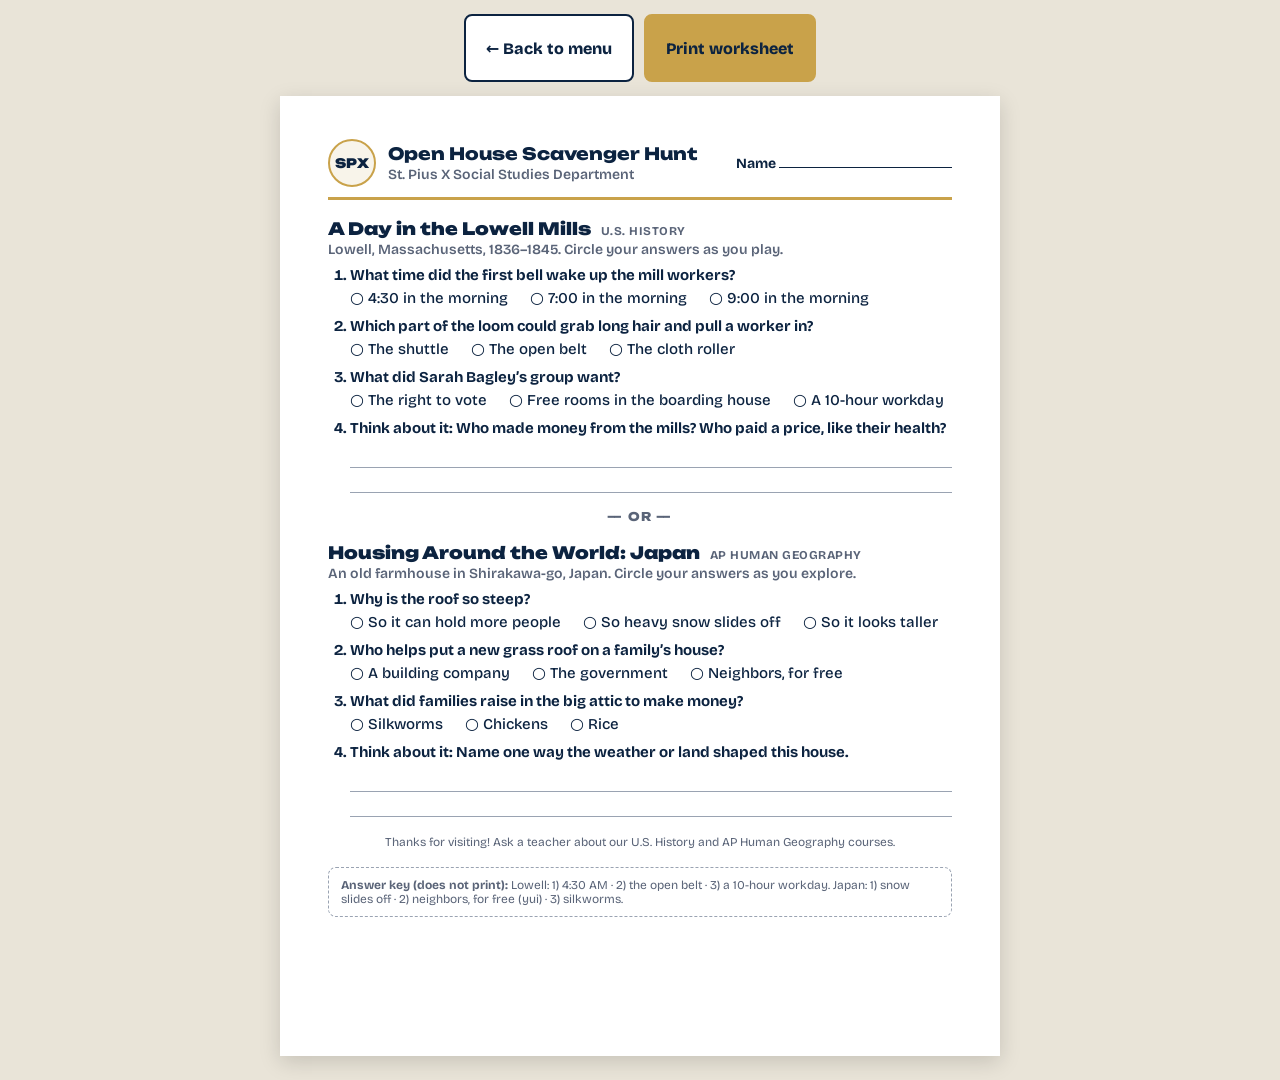
<file: worksheet.html>
<!DOCTYPE html>
<html lang="en">
<head>
<meta charset="utf-8">
<meta name="viewport" content="width=device-width, initial-scale=1">
<title>Scavenger Hunt Worksheet · SPX Open House</title>
<link rel="stylesheet" href="assets/brand.css">
<style>
  @page { size: letter; margin: 0.5in; }
  html, body { margin: 0; background: #e9e4d8; font-family: var(--spx-body); color: var(--spx-ink); }
  .bar { display: flex; gap: 10px; justify-content: center; padding: 14px; }
  .page { width: 7.5in; min-height: 10in; margin: 0 auto 24px; background: #fff; padding: 0.45in 0.5in; box-sizing: border-box; box-shadow: 0 6px 20px rgba(0,0,0,.15); }
  .head { display: flex; align-items: center; gap: 12px; border-bottom: 3px solid var(--spx-gold); padding-bottom: 10px; }
  .head .spx-crest { width: 44px; height: 44px; font-size: 13px; }
  .head b { display: block; font: 800 17px var(--spx-display); }
  .head span { font-size: 14px; font-weight: 600; color: var(--spx-muted); }
  .name { margin-left: auto; font-weight: 700; font-size: 14px; }
  .name i { display: inline-block; width: 1.8in; border-bottom: 1.5px solid var(--spx-ink); }
  h2 { font: 900 17px var(--spx-display); margin: 18px 0 2px; display: flex; gap: 10px; align-items: baseline; }
  h2 small { font: 700 12px var(--spx-body); color: var(--spx-muted); letter-spacing: .04em; }
  .sub { font-size: 14px; color: var(--spx-muted); font-weight: 600; margin: 0 0 8px; }
  ol { margin: 0; padding-left: 22px; display: flex; flex-direction: column; gap: 10px; font-size: 15px; }
  ol li { font-weight: 700; }
  .ch { display: flex; gap: 4px 22px; flex-wrap: wrap; font-weight: 500; margin-top: 4px; }
  .ch span::before { content: '○ '; font-size: 16px; }
  .lines { margin-top: 6px; }
  .lines i { display: block; border-bottom: 1px solid #9aa3b2; height: 24px; }
  .or { text-align: center; font: 800 12px var(--spx-display); color: var(--spx-muted); letter-spacing: .1em; margin: 16px 0 0; }
  .foot { margin-top: 18px; font-size: 12px; color: var(--spx-muted); text-align: center; }
  .key { margin-top: 18px; padding: 10px 12px; border: 1.5px dashed #9aa3b2; border-radius: 8px; font-size: 12px; color: var(--spx-muted); }
  @media print { html, body { background: #fff; } .bar { display: none; } .page { box-shadow: none; margin: 0; padding: 0; width: auto; min-height: 0; } .key { display: none; } }
</style>
</head>
<body>
<div class="bar">
  <a class="btn-spx ghost" href="index.html" style="background:#fff">← Back to menu</a>
  <button class="btn-spx gold" type="button" onclick="window.print()">Print worksheet</button>
</div>

<div class="page">
  <div class="head">
    <div class="spx-crest" aria-hidden="true">SPX</div>
    <div><b>Open House Scavenger Hunt</b><span>St. Pius X Social Studies Department</span></div>
    <div class="name">Name <i></i></div>
  </div>

  <h2>A Day in the Lowell Mills <small>U.S. HISTORY</small></h2>
  <p class="sub">Lowell, Massachusetts, 1836–1845. Circle your answers as you play.</p>
  <ol>
    <li>What time did the first bell wake up the mill workers?
      <div class="ch"><span>4:30 in the morning</span><span>7:00 in the morning</span><span>9:00 in the morning</span></div></li>
    <li>Which part of the loom could grab long hair and pull a worker in?
      <div class="ch"><span>The shuttle</span><span>The open belt</span><span>The cloth roller</span></div></li>
    <li>What did Sarah Bagley’s group want?
      <div class="ch"><span>The right to vote</span><span>Free rooms in the boarding house</span><span>A 10-hour workday</span></div></li>
    <li>Think about it: Who made money from the mills? Who paid a price, like their health?
      <div class="lines"><i></i><i></i></div></li>
  </ol>

  <p class="or">— OR —</p>

  <h2>Housing Around the World: Japan <small>AP HUMAN GEOGRAPHY</small></h2>
  <p class="sub">An old farmhouse in Shirakawa-go, Japan. Circle your answers as you explore.</p>
  <ol>
    <li>Why is the roof so steep?
      <div class="ch"><span>So it can hold more people</span><span>So heavy snow slides off</span><span>So it looks taller</span></div></li>
    <li>Who helps put a new grass roof on a family’s house?
      <div class="ch"><span>A building company</span><span>The government</span><span>Neighbors, for free</span></div></li>
    <li>What did families raise in the big attic to make money?
      <div class="ch"><span>Silkworms</span><span>Chickens</span><span>Rice</span></div></li>
    <li>Think about it: Name one way the weather or land shaped this house.
      <div class="lines"><i></i><i></i></div></li>
  </ol>

  <p class="foot">Thanks for visiting! Ask a teacher about our U.S. History and AP Human Geography courses.</p>
  <div class="key"><b>Answer key (does not print):</b> Lowell: 1) 4:30 AM · 2) the open belt · 3) a 10-hour workday. Japan: 1) snow slides off · 2) neighbors, for free (yui) · 3) silkworms.</div>
</div>
</body>
</html>
</file>
<file: assets/brand.css>
/* St. Pius X Social Studies — Open House shared styles */
@font-face { font-family: 'Bricolage Grotesque'; src: url('fonts/bricolage.woff2') format('woff2'); font-weight: 200 800; font-display: swap; }
@font-face { font-family: 'Unbounded'; src: url('fonts/unbounded-700.woff2') format('woff2'); font-weight: 700; font-display: swap; }
@font-face { font-family: 'Unbounded'; src: url('fonts/unbounded-800.woff2') format('woff2'); font-weight: 800; font-display: swap; }
@font-face { font-family: 'Unbounded'; src: url('fonts/unbounded-900.woff2') format('woff2'); font-weight: 900; font-display: swap; }

:root {
  --spx-navy: #0c2340;
  --spx-navy-2: #163a63;
  --spx-navy-3: #24507f;
  --spx-gold: #c9a24a;
  --spx-gold-2: #e2c27a;
  --spx-tan: #e9dcbf;
  --spx-cream: #f8f4ea;
  --spx-paper: #fffdf8;
  --spx-ink: #0c2340;
  --spx-muted: #5a6478;
  --spx-good: #2f7a4f;
  --spx-bad: #a3442f;
  --spx-body: 'Bricolage Grotesque', system-ui, sans-serif;
  --spx-display: 'Unbounded', 'Bricolage Grotesque', system-ui, sans-serif;
}

/* ---------- top bar (used inside each experience) ---------- */
.spx-bar {
  position: fixed; top: 0; left: 0; right: 0; height: 52px; z-index: 900;
  display: flex; align-items: center; gap: 14px; padding: 0 14px;
  background: var(--spx-navy); color: var(--spx-cream); font-family: var(--spx-body);
  border-bottom: 3px solid var(--spx-gold); box-sizing: border-box;
}
.spx-bar .spx-home {
  display: inline-flex; align-items: center; gap: 8px; height: 36px; padding: 0 14px;
  background: var(--spx-gold); color: var(--spx-navy); border: 0; border-radius: 6px;
  font: 800 15px var(--spx-body); cursor: pointer;
}
.spx-bar .spx-home:hover, .spx-bar .spx-home:focus-visible { background: var(--spx-gold-2); outline: 3px solid var(--spx-cream); outline-offset: 2px; }
.spx-bar .spx-title { display: flex; flex-direction: column; line-height: 1.1; min-width: 0; }
.spx-bar .spx-title b { font: 800 16px var(--spx-display); letter-spacing: .01em; white-space: nowrap; overflow: hidden; text-overflow: ellipsis; }
.spx-bar .spx-title span { font-size: 13px; font-weight: 600; color: var(--spx-tan); white-space: nowrap; }
.spx-bar .spx-dept { margin-left: auto; font-size: 13px; font-weight: 700; color: var(--spx-tan); white-space: nowrap; letter-spacing: .02em; }
.spx-crest {
  flex-shrink: 0; width: 34px; height: 34px; border-radius: 50%; display: grid; place-items: center;
  background: var(--spx-cream); color: var(--spx-navy); border: 2px solid var(--spx-gold);
  font: 900 11px var(--spx-display); letter-spacing: .02em;
}
@media (max-width: 900px) { .spx-bar .spx-dept { display: none; } }

/* ---------- scavenger hunt card ---------- */
.hunt {
  position: fixed; right: 14px; bottom: 14px; z-index: 850; width: 340px; max-width: calc(100vw - 28px);
  max-height: calc(100vh - 90px); display: flex; flex-direction: column;
  background: var(--spx-paper); color: var(--spx-ink); font-family: var(--spx-body);
  border: 2px solid var(--spx-navy); border-radius: 10px; box-shadow: 0 10px 30px rgba(12,35,64,.28);
  overflow: hidden;
}
.hunt-head {
  display: flex; align-items: center; gap: 10px; padding: 10px 12px; background: var(--spx-navy); color: var(--spx-cream);
  border: 0; width: 100%; text-align: left; cursor: pointer; font: inherit;
}
.hunt-head .hunt-icon { font-size: 20px; }
.hunt-head b { font: 800 14px var(--spx-display); letter-spacing: .03em; }
.hunt-head .hunt-count { margin-left: auto; background: var(--spx-gold); color: var(--spx-navy); border-radius: 999px; padding: 2px 10px; font-weight: 800; font-size: 14px; }
.hunt-head .hunt-caret { font-size: 14px; transition: transform .2s; }
.hunt.collapsed .hunt-caret { transform: rotate(180deg); }
.hunt.collapsed .hunt-body { display: none; }
.hunt-body { overflow-y: auto; padding: 10px 12px 12px; display: flex; flex-direction: column; gap: 10px; }
.hunt-item { border: 2px solid #d9cfb8; border-radius: 8px; padding: 10px 12px; background: #fff; display: flex; flex-direction: column; gap: 8px; }
.hunt-item.locked { background: var(--spx-cream); border-style: dashed; }
.hunt-item.done { border-color: var(--spx-good); background: #f1f8f3; }
.hunt-item.flash { animation: huntFlash 1.2s ease 2; }
@keyframes huntFlash { 50% { box-shadow: 0 0 0 5px var(--spx-gold); } }
.hunt-q { display: flex; gap: 10px; align-items: flex-start; font-weight: 700; font-size: 15px; line-height: 1.35; }
.hunt-num { flex-shrink: 0; width: 24px; height: 24px; border-radius: 50%; display: grid; place-items: center; background: var(--spx-navy); color: var(--spx-cream); font: 800 12px var(--spx-display); }
.hunt-item.done .hunt-num { background: var(--spx-good); }
.hunt-hint { font-size: 14px; font-weight: 600; color: var(--spx-muted); }
.hunt-hint::before { content: '🔍 '; }
.hunt-choices { display: flex; flex-direction: column; gap: 6px; }
.hunt-choices button {
  text-align: left; padding: 8px 10px; border-radius: 6px; border: 2px solid var(--spx-navy-3); background: var(--spx-paper);
  font: 600 14px var(--spx-body); color: var(--spx-ink); cursor: pointer;
}
.hunt-choices button:hover, .hunt-choices button:focus-visible { background: var(--spx-tan); outline: none; }
.hunt-choices button.wrong { border-color: var(--spx-bad); color: var(--spx-bad); background: #fbeeea; text-decoration: line-through; cursor: default; }
.hunt-choices button.right { border-color: var(--spx-good); background: var(--spx-good); color: #fff; }
.hunt-fb { font-size: 14px; font-weight: 600; line-height: 1.4; }
.hunt-fb.ok { color: var(--spx-good); }
.hunt-fb.no { color: var(--spx-bad); }
.hunt-done-msg { text-align: center; font-weight: 800; color: var(--spx-navy); background: var(--spx-tan); border-radius: 8px; padding: 10px; }

/* ---------- idle overlay ---------- */
.idle {
  position: fixed; inset: 0; z-index: 2000; display: grid; place-items: center;
  background: rgba(12,35,64,.78); font-family: var(--spx-body);
}
.idle[hidden] { display: none; }
.idle-card { background: var(--spx-paper); color: var(--spx-ink); border-radius: 14px; border: 3px solid var(--spx-gold); padding: 28px 32px; max-width: 440px; text-align: center; display: flex; flex-direction: column; gap: 14px; }
.idle-card h2 { margin: 0; font: 900 24px var(--spx-display); }
.idle-card p { margin: 0; font-size: 18px; font-weight: 600; }
.idle-card .idle-n { font: 900 54px var(--spx-display); color: var(--spx-navy-3); }
.idle-card .row { display: flex; gap: 10px; justify-content: center; }

/* ---------- buttons ---------- */
.btn-spx {
  display: inline-flex; align-items: center; justify-content: center; gap: 8px; min-height: 44px; padding: 10px 20px;
  border-radius: 8px; border: 2px solid var(--spx-navy); background: var(--spx-navy); color: var(--spx-cream);
  font: 800 16px var(--spx-body); cursor: pointer; text-decoration: none;
}
.btn-spx:hover, .btn-spx:focus-visible { background: var(--spx-navy-2); outline: 3px solid var(--spx-gold); outline-offset: 2px; }
.btn-spx.gold { background: var(--spx-gold); border-color: var(--spx-gold); color: var(--spx-navy); }
.btn-spx.gold:hover, .btn-spx.gold:focus-visible { background: var(--spx-gold-2); outline-color: var(--spx-navy); }
.btn-spx.ghost { background: transparent; color: var(--spx-navy); }
.btn-spx.ghost:hover, .btn-spx.ghost:focus-visible { background: var(--spx-tan); }

.hunt.hunt-left { left: 14px; right: auto; top: 66px; bottom: auto; width: 320px; max-height: calc(100vh - 270px); }

/* ---------- "do this next" guide ---------- */
.spx-glow { animation: spxGlow 2.2s ease-in-out infinite alternate !important; }
@keyframes spxGlow {
  from { box-shadow: 0 0 0 4px var(--spx-gold), 0 0 12px 4px rgba(226,194,122,.45); }
  to   { box-shadow: 0 0 0 4px var(--spx-gold), 0 0 18px 7px rgba(226,194,122,.8); }
}
.spx-pointer {
  position: fixed; z-index: 1500; pointer-events: none; display: flex; align-items: center; gap: 6px;
  background: var(--spx-gold); color: var(--spx-navy); border: 2px solid var(--spx-navy); border-radius: 999px;
  padding: 6px 14px; font: 800 16px var(--spx-body); white-space: nowrap; box-shadow: 0 6px 16px rgba(12,35,64,.35);
  transform: var(--tr);
}
.spx-pointer[hidden] { display: none; }
.spx-pointer b { font-size: 20px; line-height: 1; }
@media (prefers-reduced-motion: reduce) { .spx-glow, .hunt-item.need, .hunt.collapsed.waiting .hunt-head { animation: none !important; box-shadow: 0 0 0 4px var(--spx-gold) !important; } }

.hunt-item.need { border-color: var(--spx-gold); background: #fffaf0; animation: spxGlow 2.2s ease-in-out infinite alternate; }
.hunt-badge { align-self: flex-start; background: var(--spx-gold); color: var(--spx-navy); font-weight: 800; font-size: 13px; border-radius: 999px; padding: 2px 10px; }
.hunt.collapsed.waiting .hunt-head { animation: spxGlow 2.2s ease-in-out infinite alternate; }
.hunt-body { padding: 12px 14px 14px; }

/* reading and "your turn" blocks used inside the experiences */
.spx-read { position: relative; }
.spx-read-lbl, .spx-turn-lbl { display: block; font: 800 11px var(--spx-display); letter-spacing: .08em; margin-bottom: 3px; }
.spx-read-lbl { color: var(--spx-navy-3); }
.spx-turn { background: #fff4d6; border: 2px solid var(--spx-gold); border-radius: 8px; padding: 8px 12px; font-weight: 800; font-size: 16px; color: var(--spx-navy); }
.spx-turn-lbl { color: #8a6a1f; }

@media (max-width: 760px) {
  .hunt.hunt-left { width: calc(100vw - 28px); max-height: 42vh; }
  .oh-task { display: none !important; }
}
</file>
